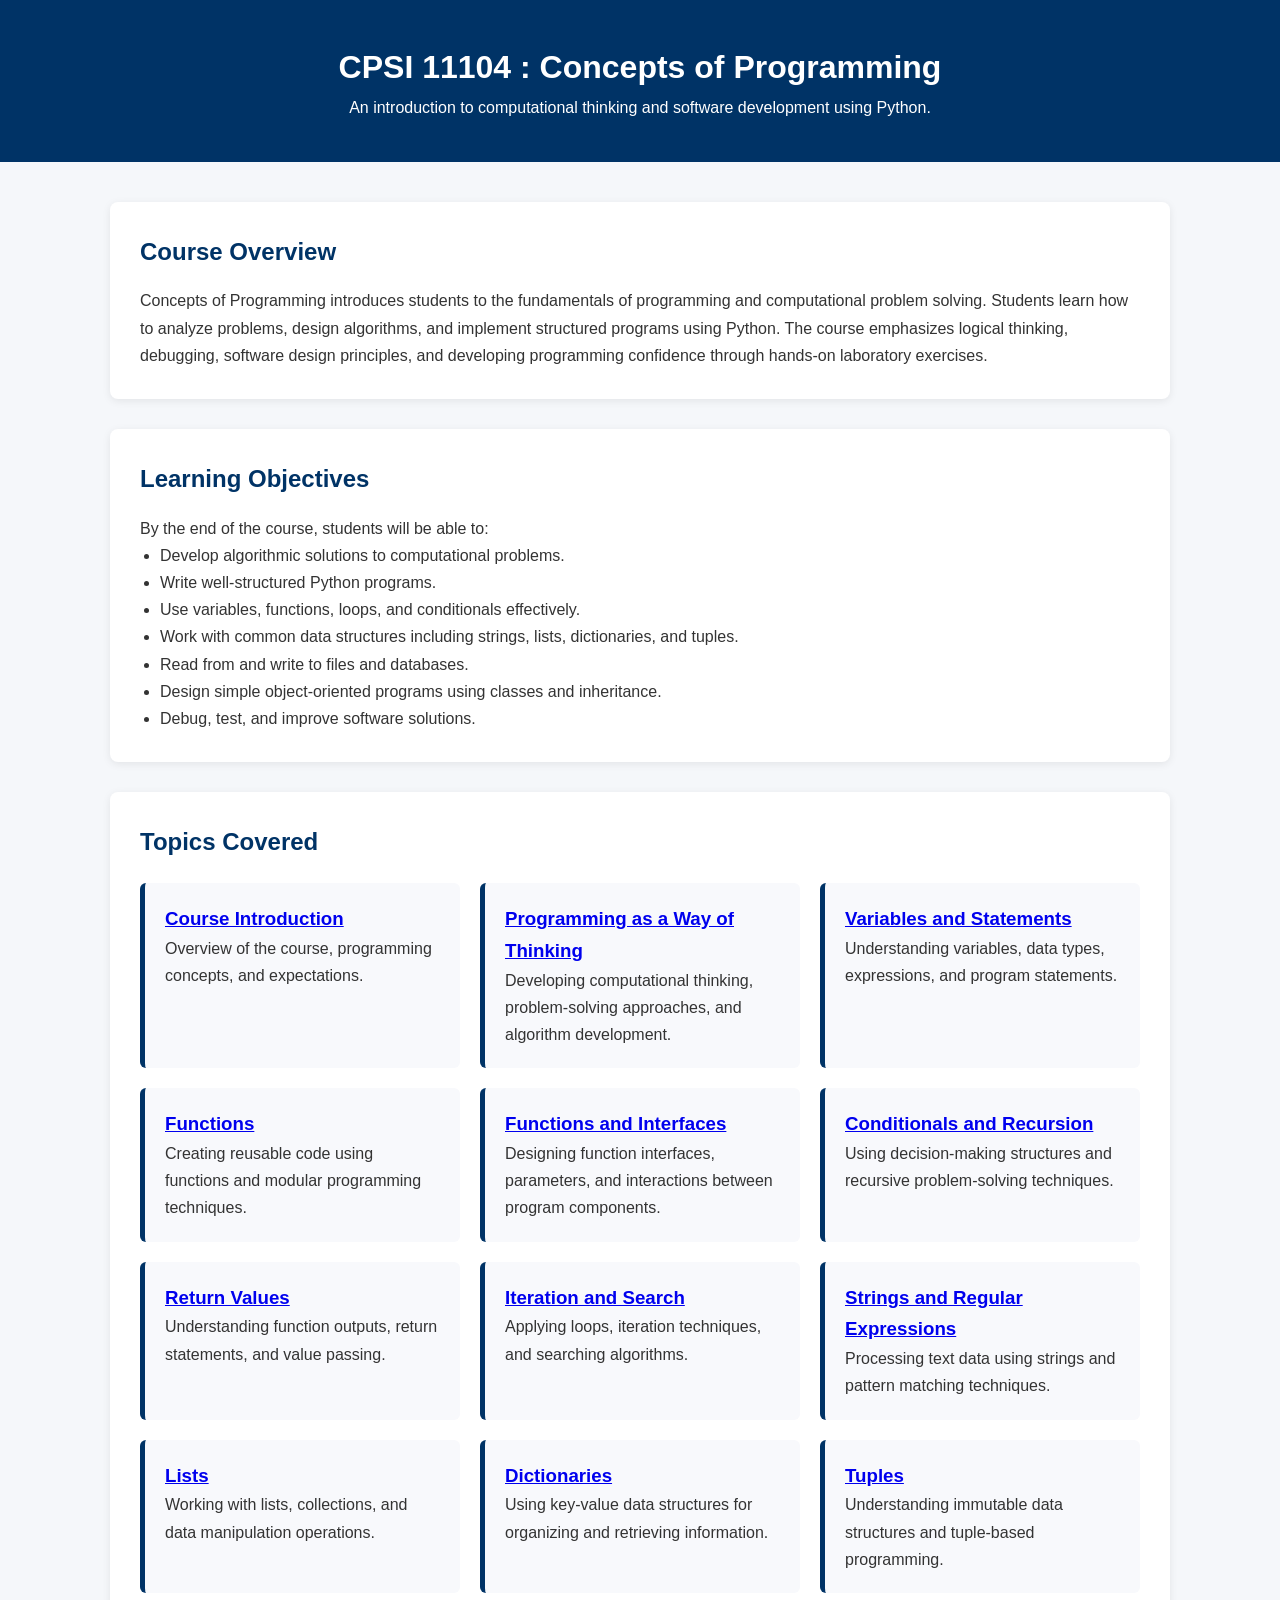
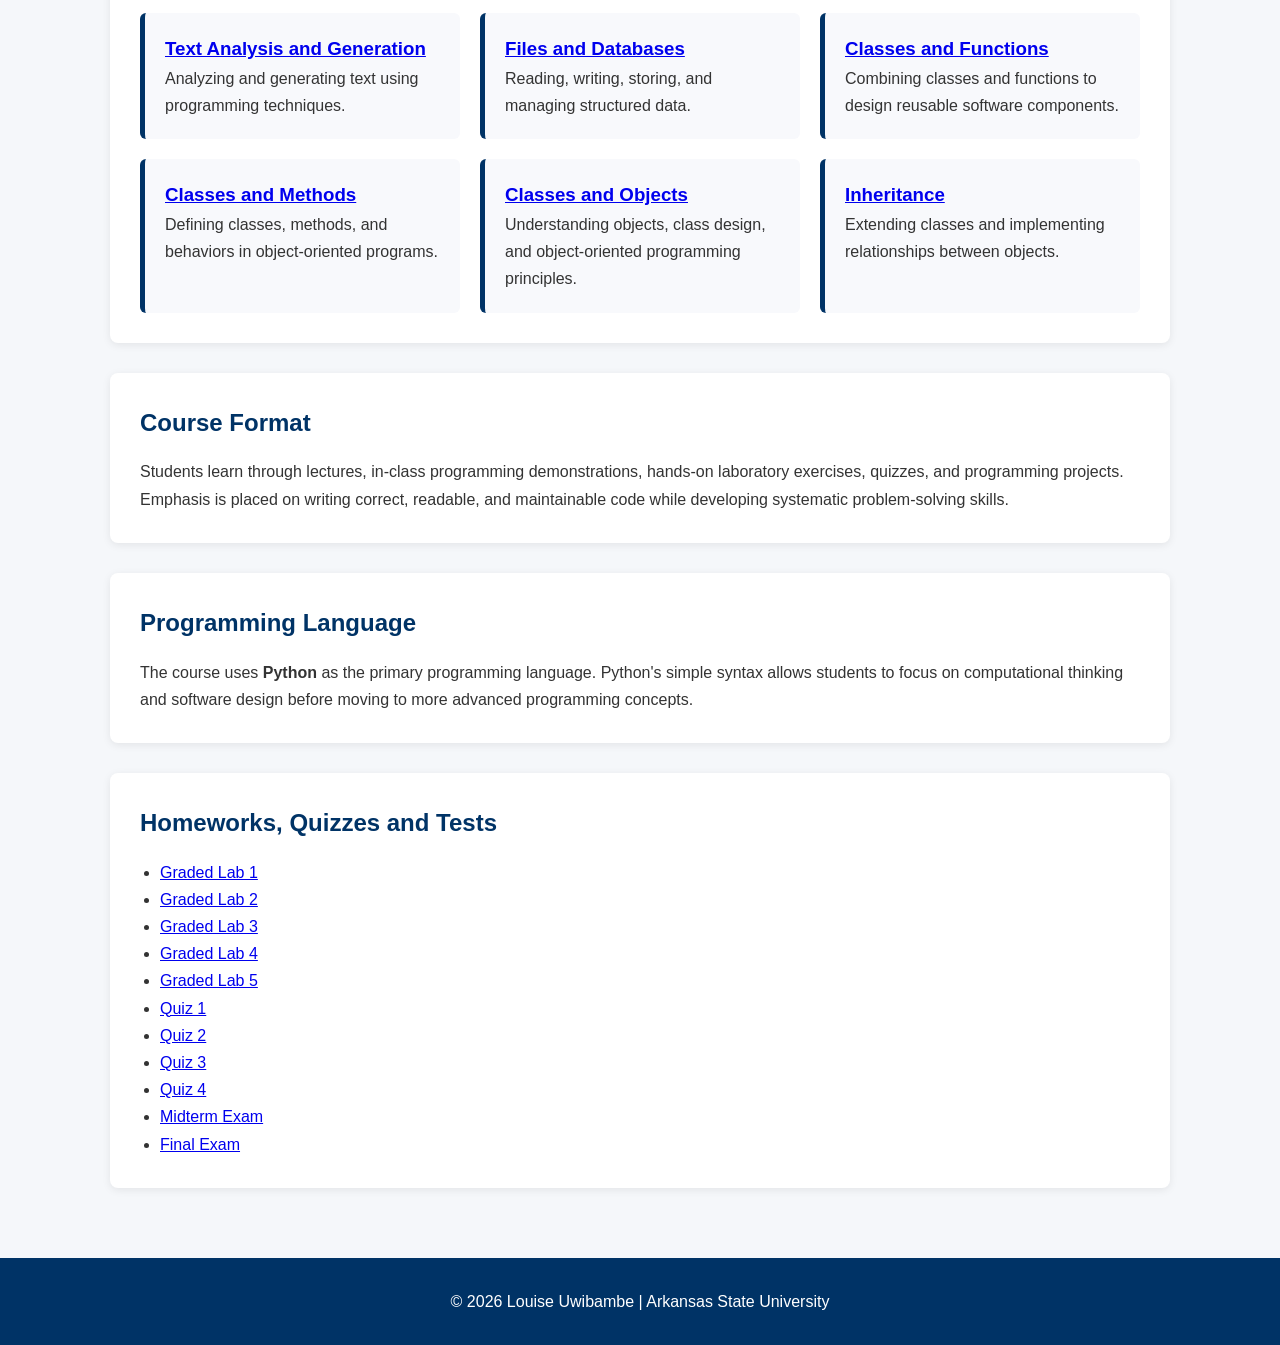
<file: courses/concepts-of-programming.html>
<!DOCTYPE html>
<html lang="en">
<head>
    <meta charset="UTF-8">
    <meta name="viewport" content="width=device-width, initial-scale=1.0">
    <title>Concepts of Programming | Louise Uwibambe</title>

    <style>
        * {
            margin: 0;
            padding: 0;
            box-sizing: border-box;
        }

        body {
            font-family: Arial, Helvetica, sans-serif;
            line-height: 1.7;
            color: #333;
            background: #f5f7fa;
        }

        header {
            background: #003366;
            color: white;
            padding: 40px 20px;
            text-align: center;
        }

        nav {
            background: #002244;
            padding: 15px;
            text-align: center;
        }

        nav a {
            color: white;
            text-decoration: none;
            margin: 0 18px;
            font-weight: bold;
        }

        nav a:hover {
            color: #ffd54f;
        }

        .container {
            max-width: 1100px;
            margin: auto;
            padding: 40px 20px;
        }

        section {
            background: white;
            margin-bottom: 30px;
            padding: 30px;
            border-radius: 8px;
            box-shadow: 0 2px 8px rgba(0,0,0,.08);
        }

        h2 {
            color: #003366;
            margin-bottom: 15px;
        }

        .topics {
            display: grid;
            grid-template-columns: repeat(auto-fit, minmax(280px,1fr));
            gap: 20px;
            margin-top: 20px;
        }

        .card {
            background: #f8f9fc;
            padding: 20px;
            border-left: 5px solid #003366;
            border-radius: 6px;
        }

        ul {
            margin-left: 20px;
        }

        footer {
            text-align: center;
            padding: 30px;
            background: #003366;
            color: white;
        }
    </style>
</head>

<body>

<header>
    <h1>CPSI 11104 : Concepts of Programming</h1>
    <p>An introduction to computational thinking and software development using Python.</p>
</header>


<div class="container">

<section>
    <h2>Course Overview</h2>

    <p>
        Concepts of Programming introduces students to the fundamentals of
        programming and computational problem solving. Students learn how to
        analyze problems, design algorithms, and implement structured programs
        using Python. The course emphasizes logical thinking, debugging,
        software design principles, and developing programming confidence
        through hands-on laboratory exercises.
    </p>
</section>

<section>

<h2>Learning Objectives</h2>

<p>By the end of the course, students will be able to:</p>

<ul>
    <li>Develop algorithmic solutions to computational problems.</li>
    <li>Write well-structured Python programs.</li>
    <li>Use variables, functions, loops, and conditionals effectively.</li>
    <li>Work with common data structures including strings, lists, dictionaries, and tuples.</li>
    <li>Read from and write to files and databases.</li>
    <li>Design simple object-oriented programs using classes and inheritance.</li>
    <li>Debug, test, and improve software solutions.</li>
</ul>

</section>


<section>

<h2>Topics Covered</h2>

<div class="topics">

<div class="card">
<h3><a href="#">Course Introduction</a></h3>
<p>Overview of the course, programming concepts, and expectations.</p>
</div>

<div class="card">
<h3><a href="#">Programming as a Way of Thinking</a></h3>
<p>Developing computational thinking, problem-solving approaches, and algorithm development.</p>
</div>

<div class="card">
<h3><a href="#">Variables and Statements</a></h3>
<p>Understanding variables, data types, expressions, and program statements.</p>
</div>

<div class="card">
<h3><a href="#">Functions</a></h3>
<p>Creating reusable code using functions and modular programming techniques.</p>
</div>

<div class="card">
<h3><a href="#">Functions and Interfaces</a></h3>
<p>Designing function interfaces, parameters, and interactions between program components.</p>
</div>

<div class="card">
<h3><a href="#">Conditionals and Recursion</a></h3>
<p>Using decision-making structures and recursive problem-solving techniques.</p>
</div>

<div class="card">
<h3><a href="#">Return Values</a></h3>
<p>Understanding function outputs, return statements, and value passing.</p>
</div>

<div class="card">
<h3><a href="#">Iteration and Search</a></h3>
<p>Applying loops, iteration techniques, and searching algorithms.</p>
</div>

<div class="card">
<h3><a href="#">Strings and Regular Expressions</a></h3>
<p>Processing text data using strings and pattern matching techniques.</p>
</div>

<div class="card">
<h3><a href="#">Lists</a></h3>
<p>Working with lists, collections, and data manipulation operations.</p>
</div>

<div class="card">
<h3><a href="#">Dictionaries</a></h3>
<p>Using key-value data structures for organizing and retrieving information.</p>
</div>

<div class="card">
<h3><a href="#">Tuples</a></h3>
<p>Understanding immutable data structures and tuple-based programming.</p>
</div>

<div class="card">
<h3><a href="#">Text Analysis and Generation</a></h3>
<p>Analyzing and generating text using programming techniques.</p>
</div>

<div class="card">
<h3><a href="#">Files and Databases</a></h3>
<p>Reading, writing, storing, and managing structured data.</p>
</div>

<div class="card">
<h3><a href="#">Classes and Functions</a></h3>
<p>Combining classes and functions to design reusable software components.</p>
</div>

<div class="card">
<h3><a href="#">Classes and Methods</a></h3>
<p>Defining classes, methods, and behaviors in object-oriented programs.</p>
</div>

<div class="card">
<h3><a href="#">Classes and Objects</a></h3>
<p>Understanding objects, class design, and object-oriented programming principles.</p>
</div>

<div class="card">
<h3><a href="#">Inheritance</a></h3>
<p>Extending classes and implementing relationships between objects.</p>
</div>

</div>

</section>


<section>

<h2>Course Format</h2>

<p>
Students learn through lectures, in-class programming demonstrations,
hands-on laboratory exercises, quizzes, and programming projects.
Emphasis is placed on writing correct, readable, and maintainable code while
developing systematic problem-solving skills.
</p>

</section>

<section>

<h2>Programming Language</h2>

<p>
The course uses <strong>Python</strong> as the primary programming language.
Python's simple syntax allows students to focus on computational thinking
and software design before moving to more advanced programming concepts.
</p>

</section>

<section>

<h2>Homeworks, Quizzes and Tests</h2>

<ul>
<li><a href="#">Graded Lab 1</a></li>
<li><a href="#">Graded Lab 2</a></li>
<li><a href="#">Graded Lab 3</a></li>
<li><a href="#">Graded Lab 4</a></li>
<li><a href="#">Graded Lab 5</a></li>

<li><a href="#">Quiz 1</a></li>
<li><a href="#">Quiz 2</a></li>
<li><a href="#">Quiz 3</a></li>
<li><a href="#">Quiz 4</a></li>

<li><a href="#">Midterm Exam</a></li>
<li><a href="#">Final Exam</a></li>
</ul>


</section>

</div>

<footer>

<p>
© 2026 Louise Uwibambe | Arkansas State University
</p>

</footer>

</body>
</html>
</file>
